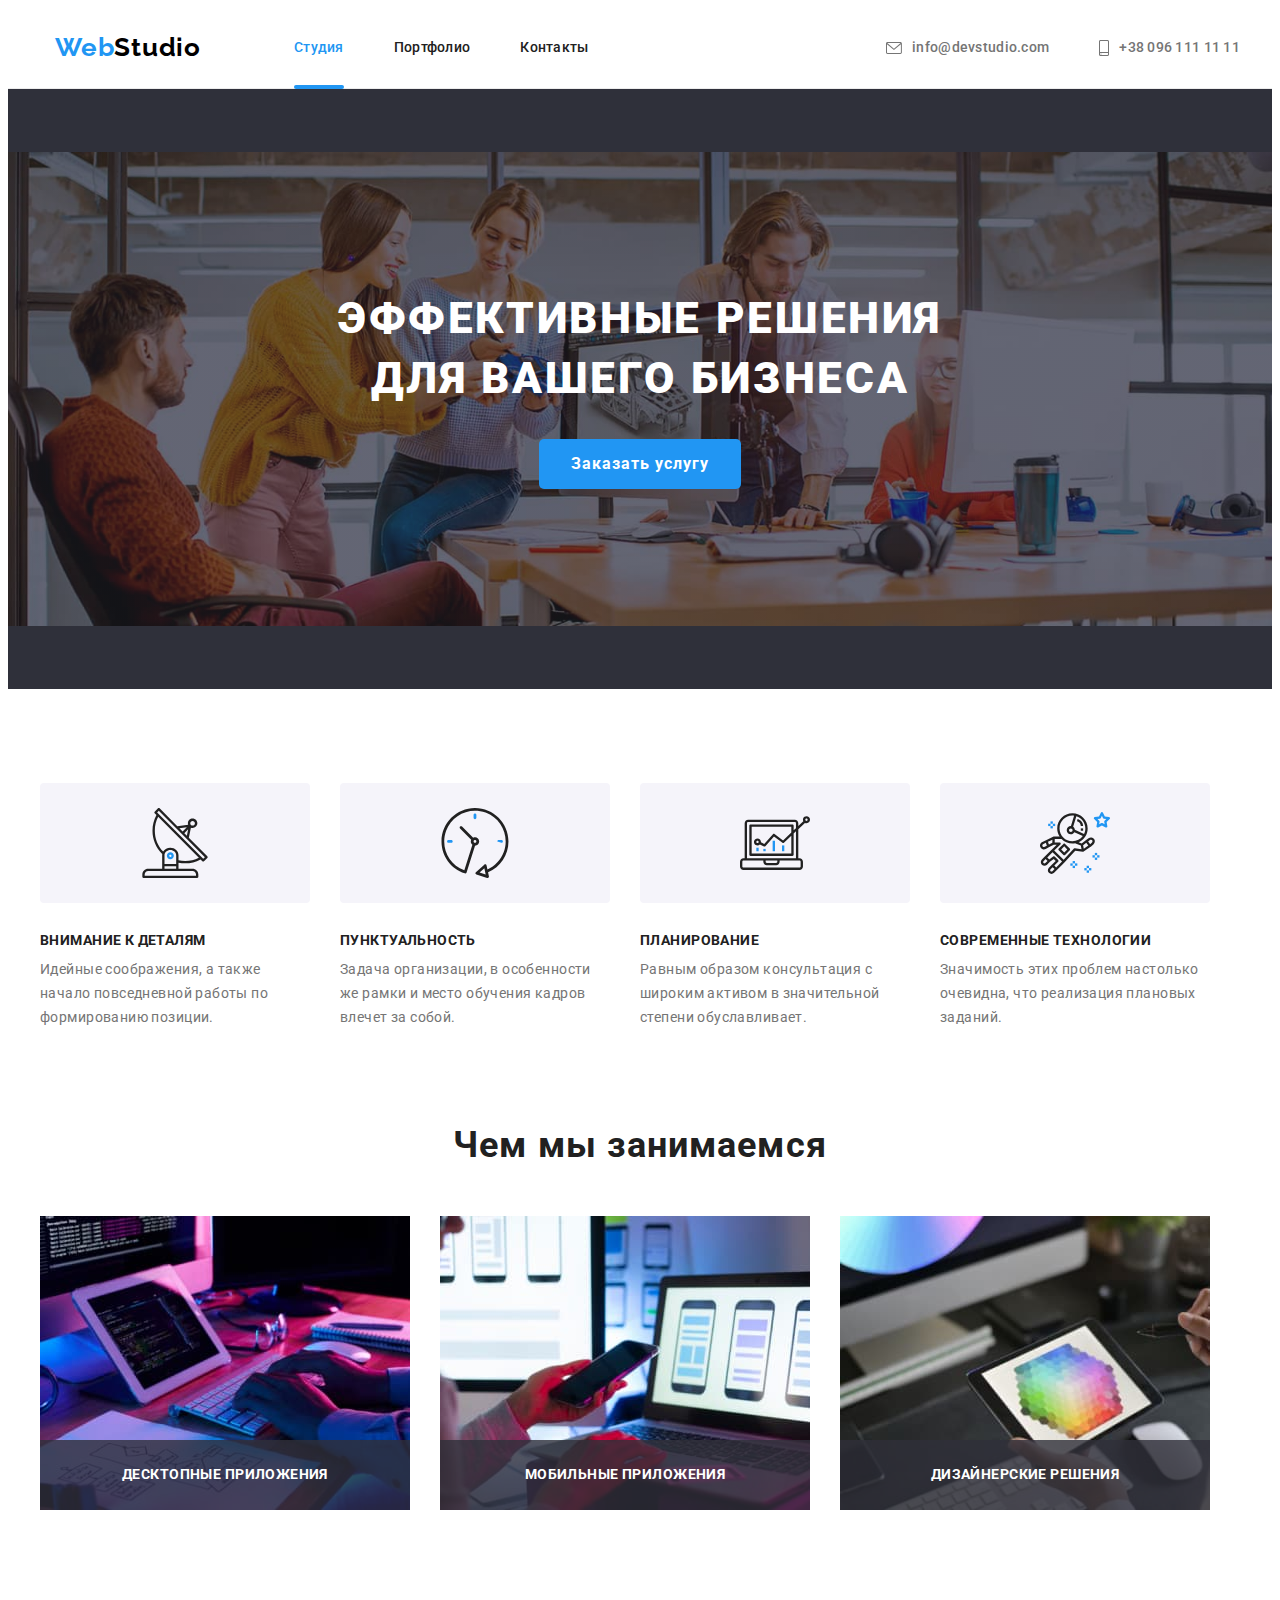
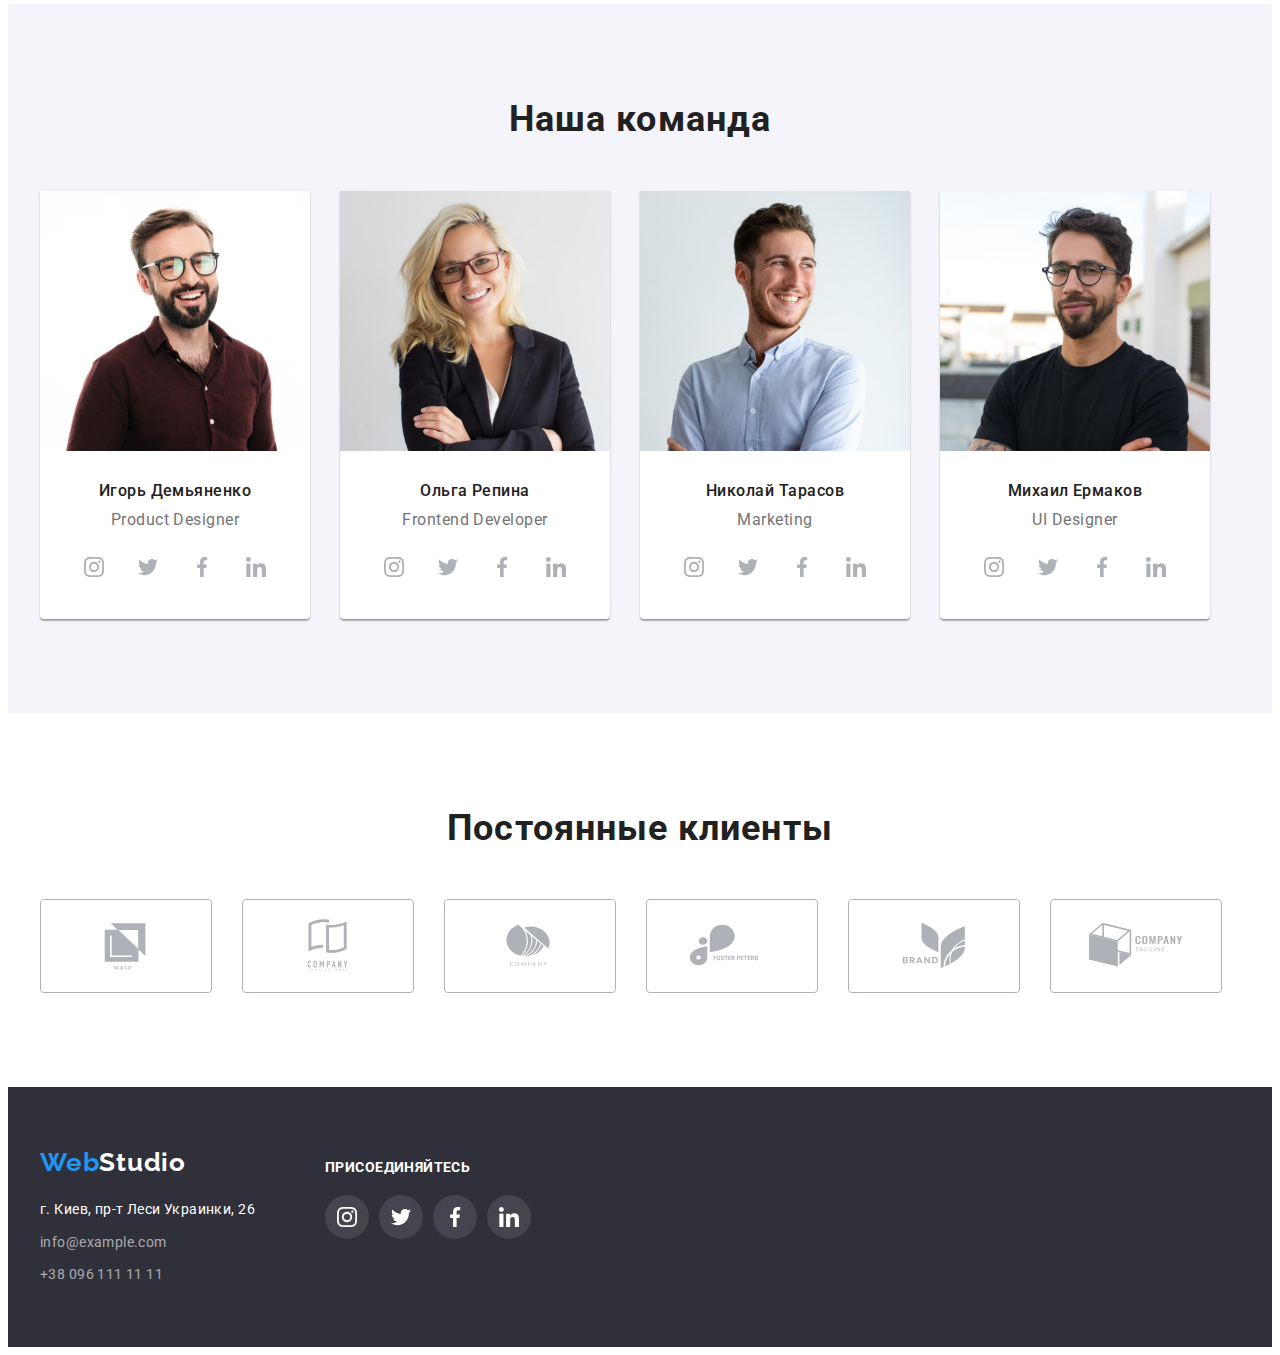
<file: index.html>
<!DOCTYPE html>
<html lang="ru">

<head>
    <meta charset="UTF-8">
    <meta http-equiv="X-UA-Compatible" content="IE=edge">
    <meta name="viewport" content="width=device-width, initial-scale=1.0">
    <title>Document</title>
    <link rel="preconnect" href="https://fonts.googleapis.com">
    <link rel="preconnect" href="https://fonts.gstatic.com" crossorigin>
    <link
        href="https://fonts.googleapis.com/css2?family=Raleway:wght@700&family=Roboto:wght@400;500;700;900&display=swap"
        rel="stylesheet">
    <link rel="stylesheet" href="https://cdnjs.cloudflare.com/ajax/libs/modern-normalize/1.1.0/modern-normalize.min.css"
        integrity="sha512-wpPYUAdjBVSE4KJnH1VR1HeZfpl1ub8YT/NKx4PuQ5NmX2tKuGu6U/JRp5y+Y8XG2tV+wKQpNHVUX03MfMFn9Q=="
        crossorigin="anonymous" referrerpolicy="no-referrer" />
    <link rel="stylesheet" href="./css/styles.css">

</head>

<body>

    <!-- Хедер -->

    <header class="header">
        <div class="container header-container">
            <nav class="header-navigation" 0>
                <a href="./index.html" class="logo link">
                    Web<span class="logo-studio">Studio</span>
                </a>
                <ul class="header-list list link">
                    <li class="header-item"><a class="link nav-link current" href="./index.html">Студия</a>

                    </li>
                    <li class="header-item"><a class="link nav-link" href="./portfolio.html">Портфолио</a></li>
                    <li class="header-item"><a class="link nav-link" href="">Контакты</a></li>
                </ul>
            </nav>
            <ul class="list header-contacts">
                <li><a class="header-mail link" href="mailto:info@devstudio.com">
                        <svg class="header-mail-svg" width="16" height="12">
                            <use href="./images/icons.svg#icon-letter">

                            </use>
                        </svg>info@devstudio.com</a></li>
                <li><a class="header-tel link" href="tel:+380961111111"> <svg class="header-tel-svg" width="10"
                            height="16">
                            <use href="./images/icons.svg#icon-smartphone">

                            </use>
                        </svg>+38 096 111 11 11</a></li>
            </ul>
        </div>


    </header>

    <!-- Герой -->

    <section class="hero-section">
        <div class="container hero-container">
            <h1 class="hero-title">Эффективные решения для вашего бизнеса</h1>
            <button class="hero-button" data-modal-open type="button">Заказать услугу</button>
        </div>
    </section>

    <!-- Наши преимущества -->

    <section class="benefits">
        <h2 class="benefits-title">Наши преимущества</h2>
        <div class="container benefiys-container">
            <ul class="list benefits-list">
                <li class="benefits-item">
                    <div class="benefits-container">
                        <svg class="benefits-svg" width="70" height="70">
                            <use href="./images/icons.svg#icon-antenna"></use>
                        </svg>
                    </div>

                    <h3 class="benefits-item-title">Внимание к деталям</h3>
                    <p class="benefits-text">Идейные соображения, а также начало повседневной работы по формированию
                        позиции.</p>
                </li>
                <li class="benefits-item">
                    <div class="benefits-container">
                        <svg class="benefits-svg" width="70" height="70">
                            <use href="./images/icons.svg#icon-clock"></use>
                        </svg>
                    </div>
                    <h3 class="benefits-item-title">Пунктуальность</h3>
                    <p class="benefits-text">Задача организации, в особенности же рамки и место обучения кадров влечет
                        за
                        собой.</p>
                </li>
                <li class="benefits-item">
                    <div class="benefits-container">
                        <svg class="benefits-svg" width="70" height="70">
                            <use href="./images/icons.svg#icon-diagram"></use>
                        </svg>
                    </div>
                    <h3 class="benefits-item-title">Планирование</h3>
                    <p class="benefits-text">Равным образом консультация с широким активом в значительной степени
                        обуславливает.</p>
                </li>
                <li class="benefits-item">
                    <div class="benefits-container">
                        <svg class="benefits-svg" width="70" height="70">
                            <use href="./images/icons.svg#icon-astronaut"></use>
                        </svg>
                    </div>
                    <h3 class="benefits-item-title">Современные технологии</h3>
                    <p class="benefits-text">Значимость этих проблем настолько очевидна, что реализация плановых
                        заданий.
                    </p>
                </li>
            </ul>
        </div>
    </section>

    <!-- Чем мы занимаемся -->

    <section class="activity">
        <div class="container activity-container">
            <h2 class="activity-title">Чем мы занимаемся</h2>
            <ul class="activity-list list">
                <li class="activity-item">
                    <img src="./images/img.jpg" width="370" alt="процесс написания кода">
                    <div class="activity-window">
                        <h3 class="activity-image-title">Десктопные приложения</h3>
                    </div>
                </li>
                <li class="activity-item">
                    <img src="./images/img1.jpg" width="370" alt="человек с телефоном и ноутбуком">
                    <div class="activity-window">
                        <h3 class="activity-image-title">Мобильные приложения</h3>
                    </div>
                </li>
                <li class="activity-item">
                    <img src="./images/img2.jpg" width="370" alt="выбор цвета на планшете">
                    <div class="activity-window">
                        <h3 class="activity-image-title">Дизайнерские решения</h3>
                    </div>
                </li>
            </ul>
        </div>

    </section>

    <!-- Наша команда -->

    <section class="team">
        <div class="container ">
            <h2 class="team-title">Наша команда</h2>
            <ul class="team-list list">
                <li class="team-item">
                    <img src="./images/igor.jpg" width="270" alt="фото Игоря">
                    <div class="team-container">
                        <h3 class="team-item-title">Игорь Демьяненко</h3>
                        <p class="team-item-text" lang="en">Product Designer</p>
                        <ul class="team-social-list list">
                            <li class="team-social-item">
                                <a href="" class="team-social-link">
                                    <svg class="team-icon" width="20" height="20">
                                        <use href=" ./images/icons.svg#icon-instagram"></use>
                                    </svg>
                                </a>

                            </li>
                            <li class="team-social-item">
                                <a href="" class="team-social-link">
                                    <svg class="team-icon" width="20" height="20">
                                        <use href=" ./images/icons.svg#icon-twitter"></use>
                                    </svg></a>

                            </li>
                            <li class="team-social-item">
                                <a href="" class="team-social-link">
                                    <svg class="team-icon" width="20" height="20">
                                        <use href=" ./images/icons.svg#icon-facebook"></use>
                                    </svg></a>

                            </li>
                            <li class="team-social-item">
                                <a href="" class="team-social-link">
                                    <svg class="team-icon" width="20" height="20">
                                        <use href=" ./images/icons.svg#icon-linkedin"></use>
                                    </svg></a>

                            </li>

                        </ul>
                    </div>

                </li>
                <li class="team-item">
                    <img src="./images/olga.jpg" width="270" alt="фото Ольги">
                    <div class="team-container">
                        <h3 class="team-item-title">Ольга Репина</h3>
                        <p class="team-item-text" lang="en">Frontend Developer</p>
                        <ul class="team-social-list list">
                            <li class="team-social-item">
                                <a href="" class="team-social-link">
                                    <svg class="team-icon" width="20" height="20">
                                        <use href=" ./images/icons.svg#icon-instagram"></use>
                                    </svg>
                                </a>

                            </li>
                            <li class="team-social-item">
                                <a href="" class="team-social-link">
                                    <svg class="team-icon" width="20" height="20">
                                        <use href=" ./images/icons.svg#icon-twitter"></use>
                                    </svg></a>

                            </li>
                            <li class="team-social-item">
                                <a href="" class="team-social-link">
                                    <svg class="team-icon" width="20" height="20">
                                        <use href=" ./images/icons.svg#icon-facebook"></use>
                                    </svg></a>

                            </li>
                            <li class="team-social-item">
                                <a href="" class="team-social-link">
                                    <svg class="team-icon" width="20" height="20">
                                        <use href=" ./images/icons.svg#icon-linkedin"></use>
                                    </svg></a>

                            </li>

                        </ul>
                    </div>
                </li>
                <li class="team-item">
                    <img src="./images/nikolay.jpg" width="270" alt="фото Николая">
                    <div class="team-container">
                        <h3 class="team-item-title">Николай Тарасов</h3>
                        <p class="team-item-text" lang="en">Marketing</p>
                        <ul class="team-social-list list">
                            <li class="team-social-item">
                                <a href="" class="team-social-link">
                                    <svg class="team-icon" width="20" height="20">
                                        <use href=" ./images/icons.svg#icon-instagram"></use>
                                    </svg>
                                </a>

                            </li>
                            <li class="team-social-item">
                                <a href="" class="team-social-link">
                                    <svg class="team-icon" width="20" height="20">
                                        <use href=" ./images/icons.svg#icon-twitter"></use>
                                    </svg></a>

                            </li>
                            <li class="team-social-item">
                                <a href="" class="team-social-link">
                                    <svg class="team-icon" width="20" height="20">
                                        <use href=" ./images/icons.svg#icon-facebook"></use>
                                    </svg></a>

                            </li>
                            <li class="team-social-item">
                                <a href="" class="team-social-link">
                                    <svg class="team-icon" width="20" height="20">
                                        <use href=" ./images/icons.svg#icon-linkedin"></use>
                                    </svg></a>

                            </li>

                        </ul>
                    </div>
                </li>
                <li class="team-item">
                    <img src="./images/mikhail.jpg" width="270" alt="фото Михаила">
                    <div class="team-container">
                        <h3 class="team-item-title">Михаил Ермаков</h3>
                        <p class="team-item-text" lang="en">UI Designer</p>
                        <ul class="team-social-list list">
                            <li class="team-social-item">
                                <a href="" class="team-social-link">
                                    <svg class="team-icon" width="20" height="20">
                                        <use href=" ./images/icons.svg#icon-instagram"></use>
                                    </svg>
                                </a>

                            </li>
                            <li class="team-social-item">
                                <a href="" class="team-social-link">
                                    <svg class="team-icon" width="20" height="20">
                                        <use href=" ./images/icons.svg#icon-twitter"></use>
                                    </svg></a>

                            </li>
                            <li class="team-social-item">
                                <a href="" class="team-social-link">
                                    <svg class="team-icon" width="20" height="20">
                                        <use href=" ./images/icons.svg#icon-facebook"></use>
                                    </svg></a>

                            </li>
                            <li class="team-social-item">
                                <a href="" class="team-social-link">
                                    <svg class="team-icon" width="20" height="20">
                                        <use href=" ./images/icons.svg#icon-linkedin"></use>
                                    </svg></a>

                            </li>

                        </ul>
                    </div>
                </li>
            </ul>
        </div>
    </section>

    <!-- Постоянные клиенты -->

    <section class="clients">
        <div class="container">
            <h2 class="clients-title">Постоянные клиенты</h2>
            <ul class="clients-list list">
                <li class="clients-item item">
                    <a href="" class="clients-link">
                        <svg width="106" height="60">
                            <use href="./images/icons.svg#icon-logo-1">

                            </use>
                        </svg>

                    </a>

                </li>
                <li class="clients-item item">
                    <a href="" class="clients-link">
                        <svg width="106" height="60">
                            <use href="./images/icons.svg#icon-logo-2">

                            </use>
                        </svg>

                    </a>

                </li>
                <li class="clients-item item">
                    <a href="" class="clients-link">
                        <svg width="106" height="60">
                            <use href="./images/icons.svg#icon-logo-3">

                            </use>
                        </svg>

                    </a>

                </li>
                <li class="clients-item item">
                    <a href="" class="clients-link">
                        <svg width="106" height="60">
                            <use href="./images/icons.svg#icon-logo-4">

                            </use>
                        </svg>

                    </a>

                </li>
                <li class="clients-item item">
                    <a href="" class="clients-link">
                        <svg width="106" height="60">
                            <use href="./images/icons.svg#icon-logo-5">

                            </use>
                        </svg>

                    </a>

                </li>
                <li class="clients-item item">
                    <a href="" class="clients-link">
                        <svg width="106" height="60">
                            <use href="./images/icons.svg#icon-logo-6">

                            </use>
                        </svg>

                    </a>

                </li>

            </ul>
        </div>
    </section>

    <!-- Футер -->

    <footer class="footer">
        <div class="footer-container">
            <div>
                <a href="./index.html" class="logo-link link">
                    Web<span class="logo-studio-footer">Studio</span>
                </a>
                <address class="address">
                    <ul class="address-list list">
                        <li class="address-item"><a class="address-link link" target="blank" rel=”noopener,noreferrer”
                                href="https://goo.gl/maps/S7HcoX5ZY1RL1NXY7">г. Киев,
                                пр-т Леси Украинки, 26</a>
                        </li>
                        <li class="footer-item"><a class="footer-contacts link"
                                href="mailto:info@example.com">info@example.com</a>
                        </li>
                        <li class="footer-item"><a class="footer-contacts link" href="tel:+380961111111">+38 096 111 11
                                11</a>
                        </li>
                    </ul>
                </address>

            </div>
            <div class="footer-social-container">
                <h2 class="footer-title">Присоединяйтесь</h2>
                <ul class="footer-social-list list">
                    <li class="footer-social-item">
                        <a href="" class="footer-social-link">
                            <svg class="footer-icon" width="20" height="20">
                                <use href=" ./images/icons.svg#icon-instagram">

                                </use>
                            </svg>
                        </a>

                    </li>
                    <li class="footer-social-item">
                        <a href="" class="footer-social-link">
                            <svg class="footer-icon" width="20" height="20">
                                <use href=" ./images/icons.svg#icon-twitter">

                                </use>
                            </svg></a>

                    </li>
                    <li class="footer-social-item">
                        <a href="" class="footer-social-link">
                            <svg class="footer-icon" width="20" height="20">
                                <use href=" ./images/icons.svg#icon-facebook">

                                </use>
                            </svg></a>

                    </li>
                    <li class="footer-social-item">
                        <a href="" class="footer-social-link">
                            <svg class="footer-icon" width="20" height="20">
                                <use href=" ./images/icons.svg#icon-linkedin">

                                </use>
                            </svg></a>

                    </li>

                </ul>
            </div>
        </div>
    </footer>
    <div class="backdrop  is-hidden" data-modal>
        <div class="modal">
            <button class="close-button" data-modal-close>
                <svg width="18" height="18">
                    <use href="./images/icons.svg#icon-close"></use>
                </svg>
            </button>

        </div>
    </div>

    <script src="./js/modal.js">

    </script>
</body>

</html>
</file>
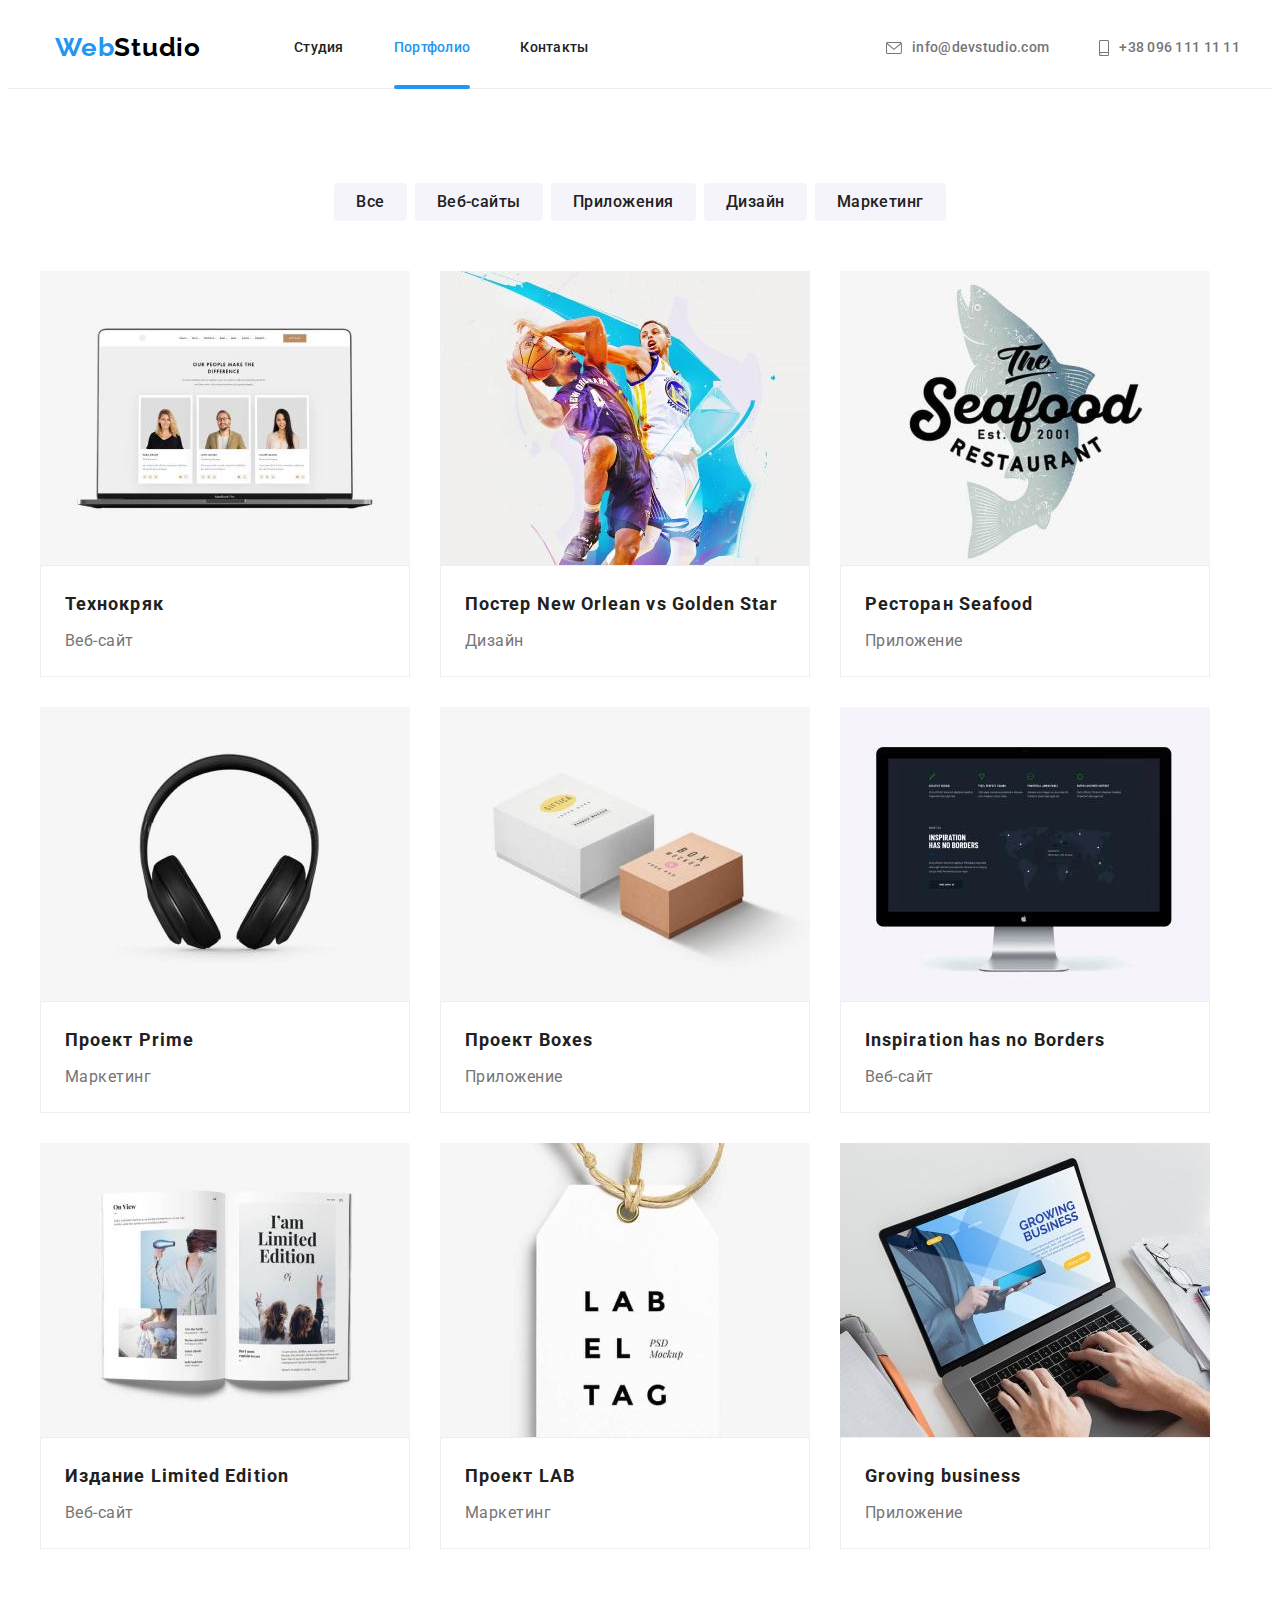
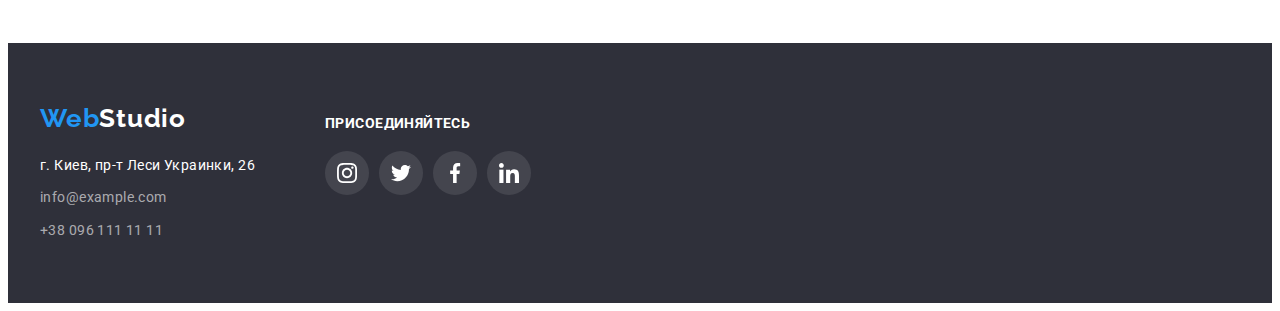
<file: portfolio.html>
<!DOCTYPE html>
<html lang="ru">

<head>
    <meta charset="UTF-8">
    <meta http-equiv="X-UA-Compatible" content="IE=edge">
    <meta name="viewport" content="width=device-width, initial-scale=1.0">
    <title>Document</title>
    <link rel="preconnect" href="https://fonts.googleapis.com">
    <link rel="preconnect" href="https://fonts.gstatic.com" crossorigin>
    <link
        href="https://fonts.googleapis.com/css2?family=Raleway:wght@700&family=Roboto:wght@400;500;700;900&display=swap"
        rel="stylesheet">
    <link rel="stylesheet" href="https://cdnjs.cloudflare.com/ajax/libs/modern-normalize/1.1.0/modern-normalize.min.css"
        integrity="sha512-wpPYUAdjBVSE4KJnH1VR1HeZfpl1ub8YT/NKx4PuQ5NmX2tKuGu6U/JRp5y+Y8XG2tV+wKQpNHVUX03MfMFn9Q=="
        crossorigin="anonymous" referrerpolicy="no-referrer" />
    <link rel="stylesheet" href="./css/styles.css">

</head>

<body>
    <header class="header">
        <div class="container header-container">
            <nav class="header-navigation">
                <a href="./index.html" class="logo link">
                    Web<span class="logo-studio">Studio</span>
                </a>
                <ul class="header-list list link">
                    <li class="header-item"><a class="link nav-link" href="./index.html">Студия</a></li>
                    <li class="header-item"><a class="link nav-link current" href="./portfolio.html">Портфолио</a>

                    </li>
                    <li class="header-item"><a class="link nav-link" href="">Контакты</a></li>
                </ul>
            </nav>
            <ul class="list header-contacts">
                <li><a class="header-mail link" href="mailto:info@devstudio.com">
                        <svg class="header-mail-svg" width="16" height="12">
                            <use href="./images/icons.svg#icon-letter">

                            </use>
                        </svg>info@devstudio.com</a></li>
                <li><a class="header-tel link" href="tel:+380961111111"> <svg class="header-tel-svg" width="10"
                            height="16">
                            <use href="./images/icons.svg#icon-smartphone">

                            </use>
                        </svg>+38 096 111 11 11</a></li>
            </ul>
        </div>


    </header>


    <!-- Наши продукты -->

    <section class="filter-section">
        <div class="container">
            <ul class="filter-list list">
                <li class="filter-item"><button class="filter-button" type="button">Все</button></li>
                <li class="filter-item"><button class="filter-button" type="button">Веб-сайты</button></li>
                <li class="filter-item"><button class="filter-button" type="button">Приложения</button></li>
                <li class="filter-item"><button class="filter-button" type="button">Дизайн</button></li>
                <li class="filter-item"><button class="filter-button" type="button">Маркетинг</button></li>

            </ul>
            <h1 class="main-products-title">Наши продукты</h1>
            <ul class="port-products-list list">
                <li class="port-products-item">

                    <div class="products-overflow">
                        <img src="./images/technokryack.jpg " width="370" height="294"
                            alt="Изображение открытого рабочего ноутбука">
                        <div class="port-products-window">
                            <p class="products-window-text">Технокряк это современная площадка распространения
                                коронавируса.
                                Компании используют эту платформу для цифрового шпионажа и атак на защищённые сервера
                                конкурентов.</p>
                        </div>
                    </div>

                    <div class="products-container">
                        <h2 class=port-products-title>Технокряк</h2>
                        <p class=port-products-text>Веб-сайт</p>
                    </div>
                </li>
                <li class="port-products-item">
                    <div class="products-overflow">
                        <img src="./images/new-orlean-vs-golden-star.jpg" width="370" height="294"
                            alt="два баскетболиста в борьбе">
                        <div class="port-products-window">
                            <p class="products-window-text">Технокряк это современная площадка распространения
                                коронавируса.
                                Компании используют эту платформу для цифрового шпионажа и атак на защищённые сервера
                                конкурентов.</p>
                        </div>
                    </div>
                    <div class="products-container">
                        <h2 class=port-products-title>Постер New Orlean vs Golden Star</h2>
                        <p class=port-products-text>Дизайн</p>
                    </div>
                </li>
                <li class="port-products-item">
                    <div class="products-overflow">
                        <img src="./images/seafood.jpg" width="370" height="294" alt="надпись на фоне лосося">
                        <div class="port-products-window">
                            <p class="products-window-text">Технокряк это современная площадка распространения
                                коронавируса.
                                Компании используют эту платформу для цифрового шпионажа и атак на защищённые сервера
                                конкурентов.</p>
                        </div>
                    </div>
                    <div class="products-container">
                        <h2 class=port-products-title>Ресторан Seafood</h2>
                        <p class=port-products-text>Приложение</p>
                    </div>
                </li>
                <li class="port-products-item">
                    <div class="products-overflow">
                        <img src="./images/prime.jpg" width="370" height="294" alt="фото больших наушников">
                        <div class="port-products-window">
                            <p class="products-window-text">Технокряк это современная площадка распространения
                                коронавируса.
                                Компании используют эту платформу для цифрового шпионажа и атак на защищённые сервера
                                конкурентов.</p>
                        </div>
                    </div>
                    <div class="products-container">
                        <h2 class=port-products-title>Проект Prime</h2>
                        <p class=port-products-text>Маркетинг</p>
                    </div>
                </li>
                <li class="port-products-item">
                    <div class="products-overflow">
                        <img src="./images/booxes.jpg" width="370" height="294" alt="две коробки с надписями">
                        <div class="port-products-window">
                            <p class="products-window-text">Технокряк это современная площадка распространения
                                коронавируса.
                                Компании используют эту платформу для цифрового шпионажа и атак на защищённые сервера
                                конкурентов.</p>
                        </div>
                    </div>
                    <div class="products-container">
                        <h2 class=port-products-title>Проект Boxes</h2>
                        <p class=port-products-text>Приложение</p>
                    </div>
                </li>
                <li class="port-products-item">
                    <div class="products-overflow">
                        <img src="./images/inspiration-has-no-borders.jpg" width="370" height="294"
                            alt="фото работающего монитора">
                        <div class="port-products-window">
                            <p class="products-window-text">Технокряк это современная площадка распространения
                                коронавируса.
                                Компании используют эту платформу для цифрового шпионажа и атак на защищённые сервера
                                конкурентов.</p>
                        </div>
                    </div>
                    <div class="products-container">
                        <h2 class=port-products-title>Inspiration has no Borders</h2>
                        <p class=port-products-text>Веб-сайт</p>
                    </div>
                </li>
                <li class="port-products-item">
                    <div class="products-overflow">
                        <img src="./images/limited-edition.jpg" width="370" height="294"
                            alt="раскрытое издание журнала">
                        <div class="port-products-window">
                            <p class="products-window-text">Технокряк это современная площадка распространения
                                коронавируса.
                                Компании используют эту платформу для цифрового шпионажа и атак на защищённые сервера
                                конкурентов.</p>
                        </div>
                    </div>
                    <div class="products-container">
                        <h2 class=port-products-title>Издание Limited Edition</h2>
                        <p class=port-products-text>Веб-сайт</p>
                    </div>
                </li>
                <li class="port-products-item">
                    <div class="products-overflow">
                        <img src="./images/lab.jpg" width="370" height="294" alt="бирка с надписью">
                        <div class="port-products-window">
                            <p class="products-window-text">Технокряк это современная площадка распространения
                                коронавируса.
                                Компании используют эту платформу для цифрового шпионажа и атак на защищённые сервера
                                конкурентов.</p>
                        </div>
                    </div>
                    <div class="products-container">
                        <h2 class=port-products-title>Проект LAB</h2>
                        <p class=port-products-text>Маркетинг</p>
                    </div>
                </li>
                <li class="port-products-item">
                    <div class="products-overflow">
                        <img src="./images/groving-business.jpg" width="370" height="294"
                            alt="человек работает на ноутбуке">
                        <div class="port-products-window">
                            <p class="products-window-text">Технокряк это современная площадка распространения
                                коронавируса.
                                Компании используют эту платформу для цифрового шпионажа и атак на защищённые сервера
                                конкурентов.</p>
                        </div>
                    </div>
                    <div class="products-container">
                        <h2 class=port-products-title>Groving business</h2>
                        <p class=port-products-text>Приложение</p>
                    </div>
                </li>
            </ul>
        </div>
    </section>


    <!-- Футер -->


    <footer class="footer">
        <div class="footer-container">
            <div>
                <a href="./index.html" class="logo-link link">
                    Web<span class="logo-studio-footer">Studio</span>
                </a>
                <address class="address">
                    <ul class="address-list list">
                        <li class="address-item"><a class="address-link link" target="blank" rel=”noopener,noreferrer”
                                href="https://goo.gl/maps/S7HcoX5ZY1RL1NXY7">г. Киев,
                                пр-т Леси Украинки, 26</a>
                        </li>
                        <li class="footer-item"><a class="footer-contacts link"
                                href="mailto:info@example.com">info@example.com</a>
                        </li>
                        <li class="footer-item"><a class="footer-contacts link" href="tel:+380961111111">+38 096 111 11
                                11</a>
                        </li>
                    </ul>
                </address>

            </div>
            <div class="footer-social-container">
                <h2 class="footer-title">Присоединяйтесь</h2>
                <ul class="footer-social-list list">
                    <li class="footer-social-item">
                        <a href="" class="footer-social-link">
                            <svg class="footer-icon" width="20" height="20">
                                <use href=" ./images/icons.svg#icon-instagram"></use>
                            </svg>
                        </a>

                    </li>
                    <li class="footer-social-item">
                        <a href="" class="footer-social-link"><svg class="footer-icon" width="20" height="20">
                                <use href=" ./images/icons.svg#icon-twitter"></use>
                            </svg></a>

                    </li>
                    <li class="footer-social-item">
                        <a href="" class="footer-social-link"><svg class="footer-icon" width="20" height="20">
                                <use href=" ./images/icons.svg#icon-facebook"></use>
                            </svg></a>

                    </li>
                    <li class="footer-social-item">
                        <a href="" class="footer-social-link"><svg class="footer-icon" width="20" height="20">
                                <use href=" ./images/icons.svg#icon-linkedin"></use>
                            </svg></a>

                    </li>

                </ul>
            </div>
        </div>
    </footer>
</body>

</html>
</file>
<file: css/styles.css>
:root {
  --main-tittle-color: #ffffff;
  --second-tittle-color: #212121;
  --third-tittle-color: #212121;
  --main-text-color: #757575;
  --accent-color: #2196f3;
  --main-btn-color: #212121;
  --second-btn-color: #ffffff;
  --main-background-color: #ffffff;
  --second-background-color: #2f303a;
  --third-background-color: #f5f4fa;
  --contacts-color: #757575;
  --second-contacts-color: rgba(255, 255, 255, 0.6);
  --svg-color: #afb1b8;
}

p,
h1,
h2,
h3,
h4,
h5,
h6 {
  margin: 0;
}
img {
  display: block;
  min-width: 100%;
  height: auto;
}

ul {
  margin: 0;
  padding: 0;
}

.container {
  width: 1200px;
  padding-left: 15px;
  padding-right: 15px;
  margin: 0 auto;
}

body {
  font-family: 'roboto', sans-serif;
}

.list {
  list-style: none;
}
.link {
  text-decoration: none;
}

.nav-link.current {
  position: relative;
  color: var(--accent-color);
}
.nav-link.current::after {
  content: '';
  position: absolute;
  width: 100%;
  height: 4px;
  background-color: var(--accent-color);
  border-radius: 2px;
  bottom: -1px;
  left: 0;
}

/* --------------Header-------------- */

.header {
  background-color: var(--main-background-color);
  display: flex;
  align-items: center;
  border-bottom: 1px solid #ececec;
}

.header-container {
  display: flex;
}
.header-navigation {
  display: flex;
  align-items: center;
}

.header-contacts {
  display: flex;
  margin-left: auto;
  align-items: center;
}

.header-list {
  display: flex;
  align-items: center;
  margin-left: 93px;
}
.header-item:not(:last-child) {
  margin-right: 50px;
}
.header-item {
  position: relative;
}

.logo {
  font-family: Raleway;
  font-weight: 700;
  font-size: 26px;
  line-height: 1.19;
  letter-spacing: 0.03em;
  color: #2196f3;
  margin-left: 15px;
  padding-top: 24px;
  padding-bottom: 25px;
}

.logo-studio {
  color: #000000;
}
.nav-link {
  color: var(--second-tittle-color);
  font-weight: 500;
  font-size: 14px;
  line-height: 1.14;
  letter-spacing: 0.02em;
  padding-top: 32px;
  padding-bottom: 32px;
  display: block;
  transition-property: color;
  transition-duration: 250ms;
  transition-timing-function: cubic-bezier(0.4, 0, 0.2, 1);
}
.nav-link:hover,
.nav-link:focus {
  color: var(--accent-color);
}
.header-contacts {
  align-content: center;
}
.header-mail {
  display: flex;
  font-weight: 500;
  font-size: 14px;
  line-height: 1.14;
  letter-spacing: 0.02em;
  color: var(--contacts-color);
  margin-right: 50px;
  align-items: center;
  transition-property: color;
  transition-duration: 250ms;
  transition-timing-function: cubic-bezier(0.4, 0, 0.2, 1);
}
.header-mail-svg {
  margin-right: 10px;
  fill: currentColor;
}
.header-mail:hover,
.header-mail:focus {
  color: var(--accent-color);
}

.header-tel {
  display: flex;
  font-weight: 500;
  font-size: 14px;
  line-height: 1.14;
  letter-spacing: 0.02em;
  color: var(--contacts-color);
  align-items: center;
  transition-property: color;
  transition-duration: 250ms;
  transition-timing-function: cubic-bezier(0.4, 0, 0.2, 1);
}
.header-tel:hover,
.header-tel:focus {
  color: var(--accent-color);
}
.header-tel-svg {
  margin-right: 10px;
  fill: currentColor;
}

/* --------------Hero-------------- */

.hero-section {
  background-color: var(--second-background-color);
  background-image: linear-gradient(rgba(47, 48, 58, 0.4), rgba(47, 48, 58, 0.4)),
    url(../images/hero-bg.jpg);
  background-repeat: no-repeat;
  background-position: center;
  background-size: contain;
  padding-top: 200px;
  padding-bottom: 200px;
}

.hero-title {
  font-weight: 900;
  font-size: 44px;
  line-height: 1.36;
  text-align: center;
  letter-spacing: 0.06em;
  text-transform: uppercase;
  color: var(--main-tittle-color);
  max-width: 696px;
  margin: auto;
}

.hero-button {
  background-color: var(--accent-color);
  color: var(--second-btn-color);
  font-family: inherit;
  font-weight: 700;
  font-size: 16px;
  line-height: 1.87;
  display: flex;
  cursor: pointer;
  text-align: center;
  letter-spacing: 0.06em;
  padding: 10px 32px;
  margin: auto;
  margin-top: 30px;
  border-radius: 5px;
  border: none;
}

/* --------------Benefits-------------- */

.benefits-container {
  display: flex;
  background: #f5f4fa;
  border-radius: 4px;
  width: 270px;
  height: 120px;
  margin-bottom: 30px;
  justify-content: center;
  align-items: center;
}

.benefits-title {
  border: 0;
  clip: rect(0 0 0 0);
  height: 1px;
  margin: -1px;
  overflow: hidden;
  padding: 0;
  position: absolute;
  width: 1px;
}
.benefits {
  padding-top: 94px;
}
.benefits-list {
  display: flex;
}

.benefits {
  background-color: var(--main-background-color);
}
.benefits-item:not(:last-child) {
  margin-right: 30px;
  max-width: 270px;
}
.benefits-item-title {
  font-weight: 700;
  font-size: 14px;
  line-height: 1.14;
  letter-spacing: 0.03em;
  text-transform: uppercase;
  color: var(--third-tittle-color);
}
.benefits-text {
  font-weight: normal;
  font-size: 14px;
  line-height: 1.71;
  letter-spacing: 0.03em;
  color: var(--main-text-color);
  margin-top: 10px;
}

/* --------------Activity-------------- */
.activity {
  background-color: var(--main-background-color);
  padding-top: 94px;
  padding-bottom: 94px;
}
.activity-list {
  display: flex;
  margin-top: 50px;
}
.activity-item:not(:last-child) {
  margin-right: 30px;
}
.activity-item {
  position: relative;
}

.activity-title {
  font-weight: 700;
  font-size: 36px;
  line-height: 1.17;
  text-align: center;
  letter-spacing: 0.03em;
  color: var(--second-tittle-color);
}
.activity-window {
  position: absolute;
  bottom: 0;
  left: 0;
  display: flex;
  justify-content: center;
  align-items: center;
  width: 370px;
  height: 70px;
  background: rgba(47, 48, 58, 0.8);
}
.activity-image-title {
  font-size: 14px;
  line-height: 1.14;
  text-align: center;
  letter-spacing: 0.03em;
  text-transform: uppercase;
  color: #ffffff;
}

/* --------------Our team-------------- */

.team {
  background-color: var(--third-background-color);
  padding-top: 94px;
  padding-bottom: 94px;
}
.team-title {
  font-weight: 700;
  font-size: 36px;
  line-height: 1.17;
  text-align: center;
  letter-spacing: 0.03em;
  color: var(--second-tittle-color);
}

.team-list {
  margin-top: 50px;
  display: flex;
  flex-wrap: wrap;
}
.team-item {
  background-color: #ffffff;
  width: 270px;
  margin-right: 30px;
  box-shadow: 0px 1px 3px rgba(0, 0, 0, 0.12), 0px 1px 1px rgba(0, 0, 0, 0.14),
    0px 2px 1px rgba(0, 0, 0, 0.2);
  border-radius: 0px 0px 4px 4px;
}
.team-item:nth-child(4n) {
  margin-right: 0;
}

.team-item-title {
  font-weight: 500;
  font-size: 16px;
  line-height: 1.19;
  text-align: center;
  letter-spacing: 0.03em;
  color: var(--third-tittle-color);
}

.team-item-text {
  font-size: 16px;
  line-height: 1.19;
  text-align: center;
  letter-spacing: 0.03em;
  color: var(--main-text-color);
  margin-top: 10px;
  margin-bottom: 16px;
}
.team-container {
  padding: 30px 32px;
}
.team-social-list {
  display: flex;
  justify-content: center;
}
.team-social-item {
  width: 44px;
  height: 44px;
}
.team-social-item + .team-social-item {
  margin-left: 10px;
}
.team-social-link {
  width: 100%;
  height: 100%;
  background-color: var(--main-background-color);
  border-radius: 50%;
  display: flex;
  align-items: center;
  justify-content: center;
  color: var(--svg-color);
  transition-property: background-color, color;
  transition-duration: 250ms;
  transition-timing-function: cubic-bezier(0.4, 0, 0.2, 1);
}
.team-icon {
  fill: currentColor;
}

.team-social-link:hover,
.team-social-link:focus {
  background-color: var(--accent-color);
  color: #ffffff;
}

/* --------------Clients------------ */

.clients {
  background-color: var(--main-background-color);
  padding-top: 94px;
  padding-bottom: 94px;
}
.clients-title {
  font-weight: 700;
  font-size: 36px;
  line-height: 1.17;
  text-align: center;
  letter-spacing: 0.03em;
  color: var(--second-tittle-color);
}
.clients-list {
  display: flex;
  margin-top: 50px;
}

.clients-item {
  border: 1px solid var(--svg-color);
  border-radius: 4px;
  width: 170px;
  height: 92px;
  transition-property: border;
  transition-duration: 250ms;
  transition-timing-function: cubic-bezier(0.4, 0, 0.2, 1);
}
.clients-item + .clients-item {
  margin-left: 30px;
}

.clients-link {
  fill: var(--svg-color);
  width: 100%;
  height: 100%;
  background-color: var(--main-background-color);
  display: flex;
  align-items: center;
  justify-content: center;
  border-radius: 4px;
  transition-property: fill;
  transition-duration: 250ms;
  transition-timing-function: cubic-bezier(0.4, 0, 0.2, 1);
}
.clients-link:hover,
.clients-link:focus {
  fill: var(--accent-color);
}
.clients-item:hover,
.clients-item:focus {
  fill: var(--accent-color);
  border: 2px solid var(--accent-color);
}

/* --------------Footer-------------- */

.footer {
  display: flex;
  background-color: var(--second-background-color);
  padding-top: 60px;
  padding-bottom: 60px;
}
.footer-container {
  display: flex;
  width: 1200px;
  padding-left: 15px;
  padding-right: 15px;
  margin: 0 auto;
}
.footer-social-container {
  margin-left: 70px;
}
.logo-link {
  font-family: Raleway;
  font-weight: 700;
  font-size: 26px;
  line-height: 1.19;
  letter-spacing: 0.03em;
  color: #2196f3;
  margin-top: 60px;
}

.logo-studio-footer {
  color: #ffffff;
}
.address-item {
  margin-top: 20px;
}
.address-link {
  font-style: normal;
  font-size: 14px;
  line-height: 1.71;
  letter-spacing: 0.03em;
  color: #ffffff;
  transition-property: color;
  transition-duration: 250ms;
  transition-timing-function: cubic-bezier(0.4, 0, 0.2, 1);
}
.address-link:hover,
.address-link:focus {
  color: var(--accent-color);
}
.footer-item {
  margin-top: 9px;
}

.footer-contacts {
  font-style: normal;
  font-size: 14px;
  line-height: 1.71;
  letter-spacing: 0.03em;
  color: var(--second-contacts-color);
  transition-property: color;
  transition-duration: 250ms;
  transition-timing-function: cubic-bezier(0.4, 0, 0.2, 1);
}

.footer-contacts:hover,
.footer-contacts:focus {
  color: var(--accent-color);
}
.footer-title {
  font-size: 14px;
  line-height: 16px;
  letter-spacing: 0.03em;
  text-transform: uppercase;
  color: #ffffff;
  margin-bottom: 20px;
  margin-top: 12px;
}

.footer-social-list {
  display: flex;
  justify-content: center;
}
.footer-social-item {
  width: 44px;
  height: 44px;
}
.footer-social-item + .footer-social-item {
  margin-left: 10px;
}
.footer-social-link {
  width: 100%;
  height: 100%;
  background: rgba(255, 255, 255, 0.1);
  border-radius: 50%;
  display: flex;
  align-items: center;
  justify-content: center;
  color: #ffffff;
  transition-property: background-color, color;
  transition-duration: 250ms;
  transition-timing-function: cubic-bezier(0.4, 0, 0.2, 1);
}

.footer-social-link:hover,
.footer-social-link:focus {
  background-color: var(--accent-color);
}
.footer-icon {
  fill: currentColor;
}

/* --------------Backdrop-------------- */

.backdrop {
  position: fixed;
  top: 0;
  left: 0;
  width: 100%;
  height: 100%;
  background: linear-gradient(0deg, rgba(0, 0, 0, 0.2), rgba(0, 0, 0, 0.2));
  transition-property: opacity;
  transition: 250ms;
  transition-timing-function: cubic-bezier(0.4, 0, 0.2, 1);
}
.backdrop.is-hidden {
  opacity: 0;
  pointer-events: none;
}
.modal {
  position: absolute;
  top: 50%;
  left: 50%;
  transform: translate(-50%, -50%);
  width: 528px;
  height: 581px;
  background: #ffffff;
  box-shadow: 0px 1px 3px rgba(0, 0, 0, 0.12), 0px 1px 1px rgba(0, 0, 0, 0.14),
    0px 2px 1px rgba(0, 0, 0, 0.2);
  border-radius: 4px;
}
.close-button {
  position: absolute;
  top: 8px;
  right: 8px;
  width: 30px;
  height: 30px;
  border-radius: 50%;
  color: transparent;
  align-items: center;
  display: flex;
  cursor: pointer;
  background: #ffffff;
  border: 1px solid rgba(0, 0, 0, 0.1);
  box-sizing: border-box;
}

/* --------------Portfolio-------------- */

.filter-section {
  padding-top: 94px;
  padding-bottom: 94px;
}
.main-products-title {
  border: 0;
  clip: rect(0 0 0 0);
  height: 1px;
  margin: -1px;
  overflow: hidden;
  padding: 0;
  position: absolute;
  width: 1px;
}

.filter-button {
  border: none;
  font-family: inherit;
  font-style: normal;
  font-weight: 500;
  font-size: 16px;
  line-height: 1.62;
  cursor: pointer;
  text-align: center;
  letter-spacing: 0.03em;
  color: var(--main-btn-color);
  background-color: #f5f4fa;
  border-radius: 4px;
  padding: 6px 22px;
  transition-property: background-color, color;
  transition-duration: 250ms;
  transition-timing-function: cubic-bezier(0.4, 0, 0.2, 1);
}

.filter-button:hover,
.filter-button:focus {
  background-color: var(--accent-color);
  color: var(--second-btn-color);
  box-shadow: 0px 3px 1px rgba(0, 0, 0, 0.1), 0px 1px 2px rgba(0, 0, 0, 0.08),
    0px 2px 2px rgba(0, 0, 0, 0.12);
}
.filter-list {
  justify-content: center;
  display: flex;
}
.filter-item:not(:last-child) {
  margin-right: 8px;
}
.products-container {
  padding: 20px 24px;
}
.port-products-list {
  display: flex;
  flex-wrap: wrap;
  margin-top: 50px;
  margin-bottom: -30px;
}

.port-products-title {
  font-weight: 700;
  font-size: 18px;
  line-height: 2;
  letter-spacing: 0.06em;
  color: var(--third-tittle-color);
}
.port-products-item {
  margin-right: 30px;
  box-sizing: border-box;
  margin-bottom: 30px;
  width: 370px;
  transition-property: box-shadow;
  transition: 250ms;
  transition-timing-function: cubic-bezier(0.4, 0, 0.2, 1);
}
.products-overflow {
  position: relative;
  overflow: hidden;
}
.port-products-window {
  position: absolute;
  display: flex;
  justify-content: center;
  align-items: center;
  left: 0;
  top: 0;
  width: 370px;
  height: 294px;
  transition-property: transform;
  transform: translateY(100%);
  transition: 250ms;
  transition-timing-function: cubic-bezier(0.4, 0, 0.2, 1);
}
.port-products-item:hover .port-products-window {
  left: 0;
  top: 0;
  width: 370px;
  height: 294px;
  padding: 0 24px 0 24px;
  display: flex;
  justify-content: center;
  align-items: center;
  background: rgba(33, 150, 243, 0.9);
  transform: translateY(0);
}

.products-window-text {
  font-size: 18px;
  line-height: 1.6;
  letter-spacing: 0.03em;
  color: #ffffff;
}
.products-container {
  border: 1px solid #eeeeee;
}
.port-products-item:hover {
  box-shadow: 0px 1px 1px rgba(0, 0, 0, 0.12), 0px 4px 4px rgba(0, 0, 0, 0.06),
    1px 4px 6px rgba(0, 0, 0, 0.16);
}
.port-products-item:nth-child(3n) {
  margin-right: 0;
}

.port-products-text {
  font-weight: normal;
  font-size: 16px;
  line-height: 1.87;
  letter-spacing: 0.03em;
  color: var(--main-text-color);
  margin-top: 4px;
}
</file>
